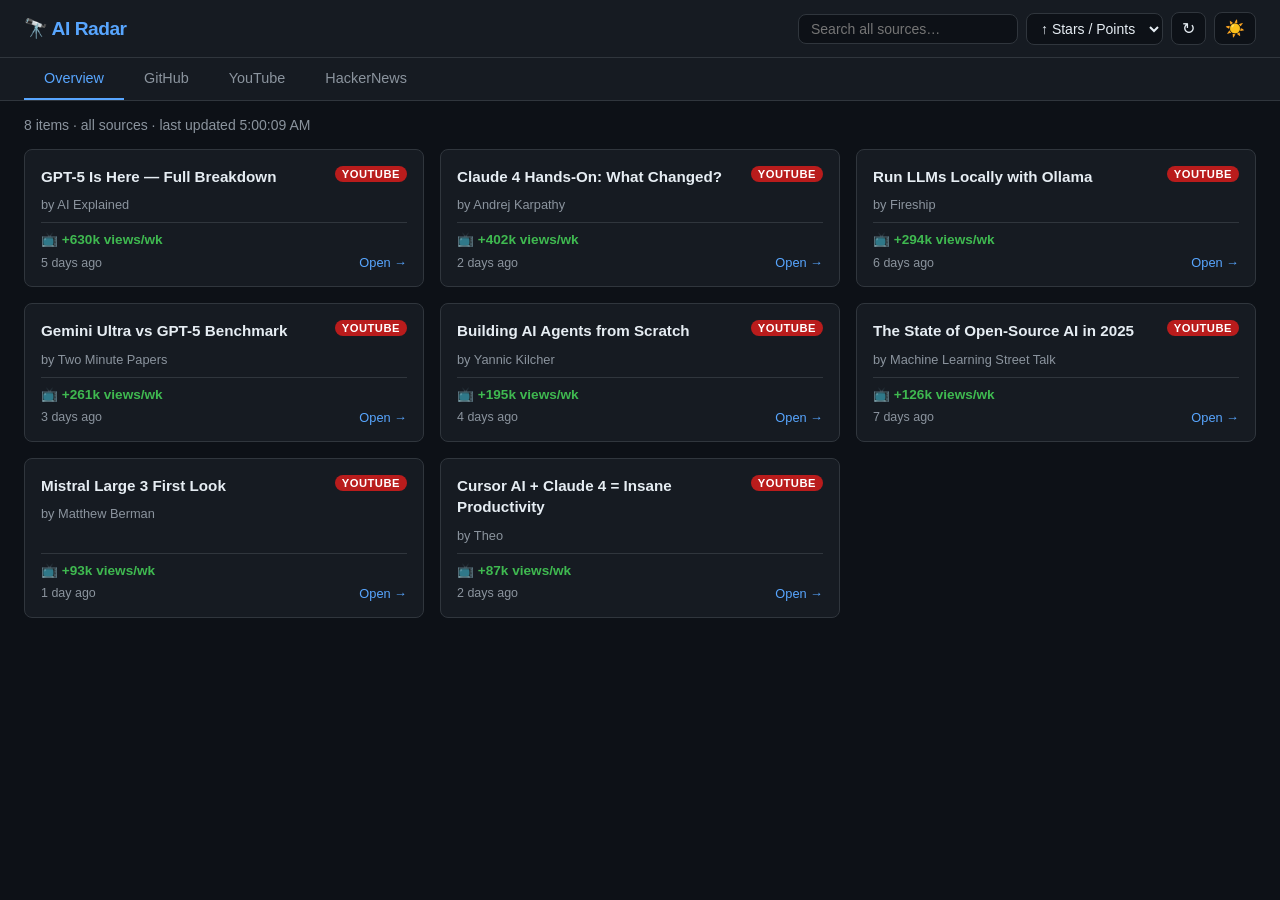
<file: index.html>
<!DOCTYPE html>
<html lang="en" data-theme="dark">
<head>
  <meta charset="UTF-8">
  <meta name="viewport" content="width=device-width, initial-scale=1.0">
  <title>AI Radar</title>
  <link rel="icon" href="data:image/svg+xml,<svg xmlns='http://www.w3.org/2000/svg' viewBox='0 0 100 100'><text y='.9em' font-size='90'>🔭</text></svg>">
  <link rel="stylesheet" href="style.css">
</head>
<body>
  <header>
    <div class="logo">🔭 AI Radar</div>
    <div class="header-controls">
      <input type="text" id="search" placeholder="Search all sources…" autocomplete="off">
      <select id="sort">
        <option value="growth">↑ Stars / Points</option>
        <option value="date">📅 Date</option>
        <option value="popularity">🔥 Popularity</option>
      </select>
      <button id="refresh-btn" aria-label="Refresh data">↻</button>
      <button id="theme-toggle" aria-label="Toggle theme">☀️</button>
    </div>
  </header>

  <nav class="tabs" role="tablist">
    <button class="tab active" data-tab="overview" role="tab">Overview</button>
    <button class="tab" data-tab="github" role="tab">GitHub</button>
    <button class="tab" data-tab="youtube" role="tab">YouTube</button>
    <button class="tab" data-tab="hackernews" role="tab">HackerNews</button>
  </nav>

  <main>
    <div id="status" class="status" aria-live="polite"></div>
    <div id="card-grid" class="card-grid"></div>
  </main>

  <script type="module" src="app.js"></script>
</body>
</html>
</file>
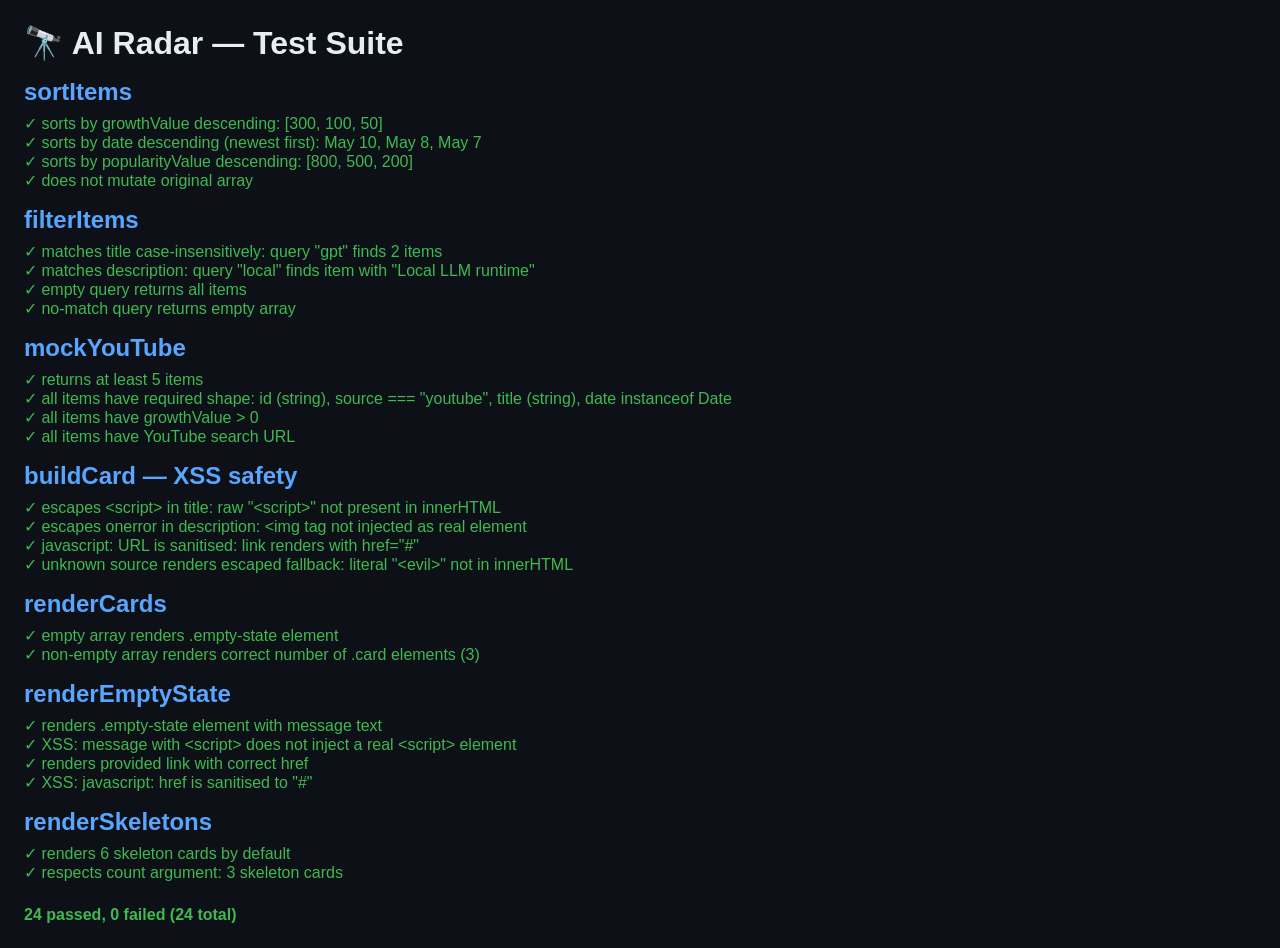
<file: test.html>
<!DOCTYPE html>
<html lang="en" data-theme="dark">
<head>
  <meta charset="UTF-8">
  <title>AI Radar Tests</title>
  <link rel="icon" href="data:image/svg+xml,<svg xmlns='http://www.w3.org/2000/svg' viewBox='0 0 100 100'><text y='.9em' font-size='90'>🔭</text></svg>">
  <link rel="stylesheet" href="style.css">
  <style>
    body { padding: 24px; }
    .pass { color: #3fb950; }
    .fail { color: #f85149; }
    pre { font-family: monospace; font-size: 0.85rem; margin-top: 4px; color: #8b949e; }
    h2 { color: #58a6ff; margin: 16px 0 8px; }
  </style>
</head>
<body>
  <h1>🔭 AI Radar — Test Suite</h1>
  <div id="results"></div>
  <script type="module" src="test.js"></script>
</body>
</html>
</file>
<file: style.css>
:root {
  --bg: #0d1117;
  --surface: #161b22;
  --border: #30363d;
  --text: #e6edf3;
  --text-muted: #8b949e;
  --accent: #58a6ff;
  --badge-gh: #238636;
  --badge-yt: #b91c1c;
  --badge-hn: #b45309;
  --growth: #3fb950;
  --radius: 8px;
  --gap: 16px;
}

[data-theme="light"] {
  --bg: #f6f8fa;
  --surface: #ffffff;
  --border: #d0d7de;
  --text: #1f2328;
  --text-muted: #656d76;
  --accent: #0969da;
  --badge-gh: #1a7f37;
  --badge-yt: #cf2222;
  --badge-hn: #b45309;
  --growth: #1a7f37;
}

*, *::before, *::after { box-sizing: border-box; margin: 0; padding: 0; }

body {
  background: var(--bg);
  color: var(--text);
  font-family: -apple-system, BlinkMacSystemFont, 'Segoe UI', sans-serif;
  min-height: 100vh;
}

header {
  display: flex;
  align-items: center;
  justify-content: space-between;
  padding: 12px 24px;
  border-bottom: 1px solid var(--border);
  background: var(--surface);
  position: sticky;
  top: 0;
  z-index: 10;
}

.logo {
  font-size: 1.2rem;
  font-weight: 700;
  color: var(--accent);
  letter-spacing: -0.5px;
}

.header-controls {
  display: flex;
  gap: 8px;
  align-items: center;
}

#search {
  background: var(--bg);
  border: 1px solid var(--border);
  color: var(--text);
  border-radius: var(--radius);
  padding: 6px 12px;
  font-size: 0.875rem;
  width: 220px;
  outline: none;
  transition: border-color 0.15s;
}
#search:focus { border-color: var(--accent); }

#sort {
  background: var(--bg);
  border: 1px solid var(--border);
  color: var(--text);
  border-radius: var(--radius);
  padding: 6px 10px;
  font-size: 0.875rem;
  cursor: pointer;
  outline: none;
}

#theme-toggle {
  background: var(--bg);
  border: 1px solid var(--border);
  color: var(--text);
  border-radius: var(--radius);
  padding: 6px 10px;
  cursor: pointer;
  font-size: 1rem;
  transition: background 0.15s;
}
#theme-toggle:hover { background: var(--border); }

.tabs {
  display: flex;
  gap: 0;
  padding: 0 24px;
  border-bottom: 1px solid var(--border);
  background: var(--surface);
}

.tab {
  background: none;
  border: none;
  border-bottom: 2px solid transparent;
  color: var(--text-muted);
  padding: 12px 20px;
  cursor: pointer;
  font-size: 0.9rem;
  font-weight: 500;
  transition: color 0.15s, border-color 0.15s;
}
.tab:hover { color: var(--text); }
.tab.active {
  color: var(--accent);
  border-bottom-color: var(--accent);
}

main { padding: var(--gap) 24px 40px; }

.status {
  color: var(--text-muted);
  font-size: 0.875rem;
  margin-bottom: 12px;
  min-height: 20px;
}

.card-grid {
  display: grid;
  grid-template-columns: repeat(auto-fill, minmax(300px, 1fr));
  gap: var(--gap);
}

.card {
  background: var(--surface);
  border: 1px solid var(--border);
  border-radius: var(--radius);
  padding: 16px;
  display: flex;
  flex-direction: column;
  gap: 8px;
  transition: border-color 0.15s, transform 0.1s;
}
.card:hover {
  border-color: var(--accent);
  transform: translateY(-1px);
}

.skeleton-card {
  background: var(--surface);
  border: 1px solid var(--border);
  border-radius: 10px;
  padding: 16px;
  display: flex;
  flex-direction: column;
  gap: 10px;
}

.skeleton-line {
  border-radius: 4px;
  background: linear-gradient(90deg, var(--border) 25%, var(--surface) 50%, var(--border) 75%);
  background-size: 200% 100%;
  animation: shimmer 1.4s infinite;
}

@keyframes shimmer {
  0% { background-position: 200% 0; }
  100% { background-position: -200% 0; }
}

.card-header {
  display: flex;
  align-items: flex-start;
  justify-content: space-between;
  gap: 8px;
}

.card-title {
  font-size: 0.95rem;
  font-weight: 600;
  color: var(--text);
  line-height: 1.4;
  flex: 1;
}

.badge {
  font-size: 0.7rem;
  font-weight: 700;
  padding: 2px 7px;
  border-radius: 999px;
  color: #fff;
  text-transform: uppercase;
  letter-spacing: 0.5px;
  white-space: nowrap;
}
.badge-github { background: var(--badge-gh); }
.badge-youtube { background: var(--badge-yt); }
.badge-hackernews { background: var(--badge-hn); }

.card-description {
  font-size: 0.8rem;
  color: var(--text-muted);
  line-height: 1.5;
  display: -webkit-box;
  -webkit-line-clamp: 2;
  -webkit-box-orient: vertical;
  overflow: hidden;
}

.card-meta {
  display: flex;
  align-items: center;
  justify-content: space-between;
  margin-top: auto;
  padding-top: 8px;
  border-top: 1px solid var(--border);
}

.card-growth {
  color: var(--growth);
  font-size: 0.85rem;
  font-weight: 600;
  font-variant-numeric: tabular-nums;
}

.card-stats {
  font-size: 0.78rem;
  color: var(--text-muted);
}

.card-footer {
  display: flex;
  align-items: center;
  justify-content: space-between;
}

.card-date {
  font-size: 0.78rem;
  color: var(--text-muted);
}

.card-link {
  font-size: 0.8rem;
  color: var(--accent);
  text-decoration: none;
  font-weight: 500;
}
.card-link:hover { text-decoration: underline; }

.empty-state {
  grid-column: 1 / -1;
  text-align: center;
  color: var(--text-muted);
  padding: 60px 0;
  font-size: 1rem;
}

#refresh-btn {
  background: var(--bg);
  border: 1px solid var(--border);
  color: var(--text);
  border-radius: var(--radius);
  padding: 6px 10px;
  cursor: pointer;
  font-size: 1rem;
  transition: background 0.15s;
}
#refresh-btn:hover { background: var(--border); }
#refresh-btn:disabled { opacity: 0.5; cursor: not-allowed; }

@keyframes skeleton-pulse {
  0%, 100% { opacity: 1; }
  50% { opacity: 0.4; }
}

.skeleton { animation: skeleton-pulse 1.4s ease-in-out infinite; pointer-events: none; }

.skeleton-line {
  background: var(--border);
  border-radius: 4px;
  height: 14px;
  margin-bottom: 8px;
}
.skeleton-title { width: 70%; height: 16px; }
.skeleton-desc  { width: 90%; }
.skeleton-meta  { width: 40%; margin-top: 8px; }

@media (max-width: 600px) {
  header { flex-direction: column; gap: 8px; align-items: stretch; }
  .header-controls { flex-wrap: wrap; }
  #search { width: 100%; }
}
</file>
